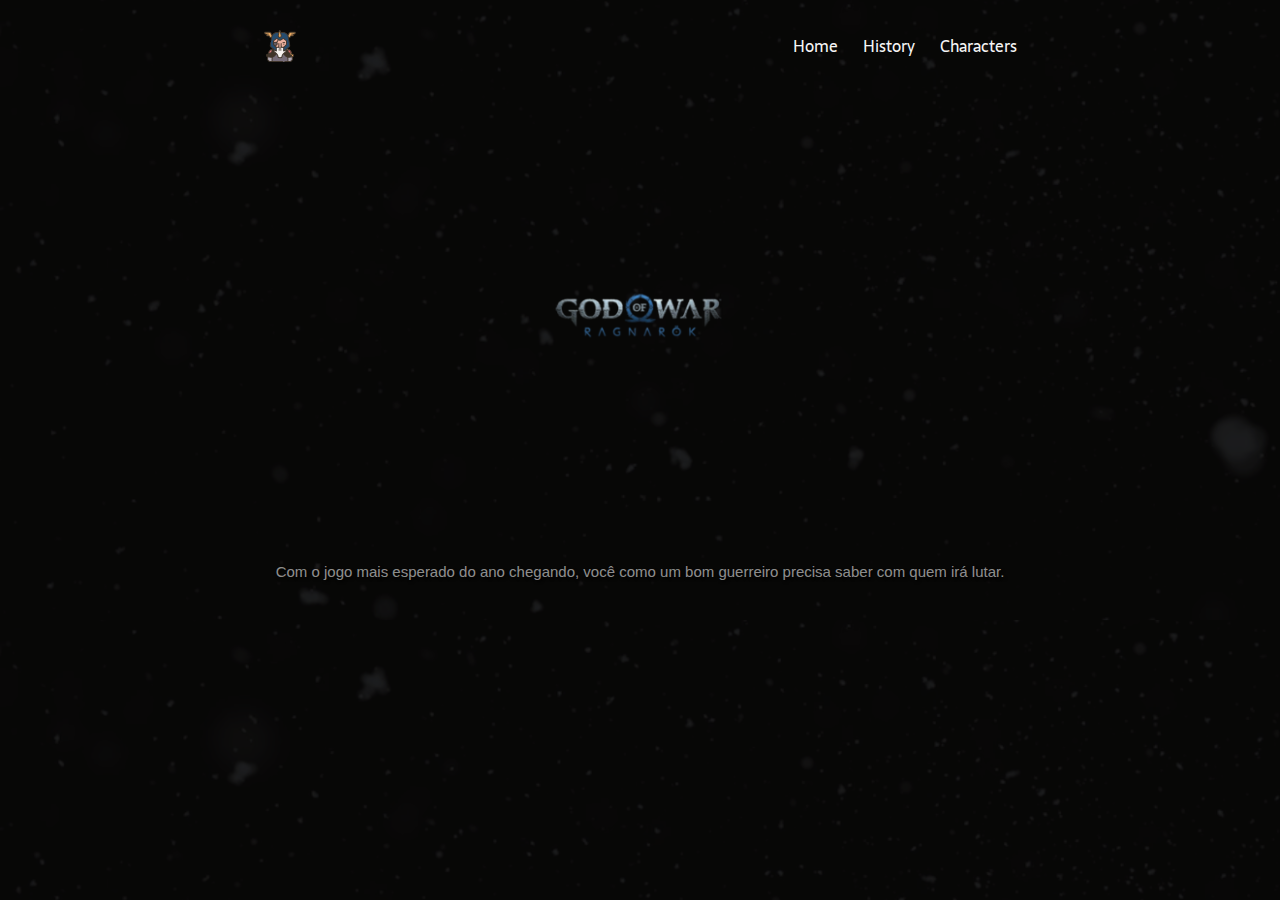
<file: index.html>
<!DOCTYPE html>
<html lang="pt-BR">

<head>
    <meta charset="UTF-8">
    <meta name="viewport" content="width=device-width, initial-scale=1.0">
    <title>God of War Ragnarök</title>
    <link rel="stylesheet" href="./css/style.css">
</head>

<body>
    <header class="cabecalho">
        <img class="logo-cabecalho" src="./img/odin.png" alt="Odin">
        <nav class="cabecalho-menu">
            <a class="menu-item" href="#">Home</a>
            <a class="menu-item" href="./links/historia.html">History</a>
            <a class="menu-item" href="./links/personagens.html">Characters</a>
        </nav>
    </header>

    <main class="conteudo">
        <div class="conteudo-principal">
            <p>Com o jogo mais esperado do ano chegando, você como um bom guerreiro precisa saber com quem irá
                lutar.
            </p>
        </div>
    </main>

</body>

</html>
</file>
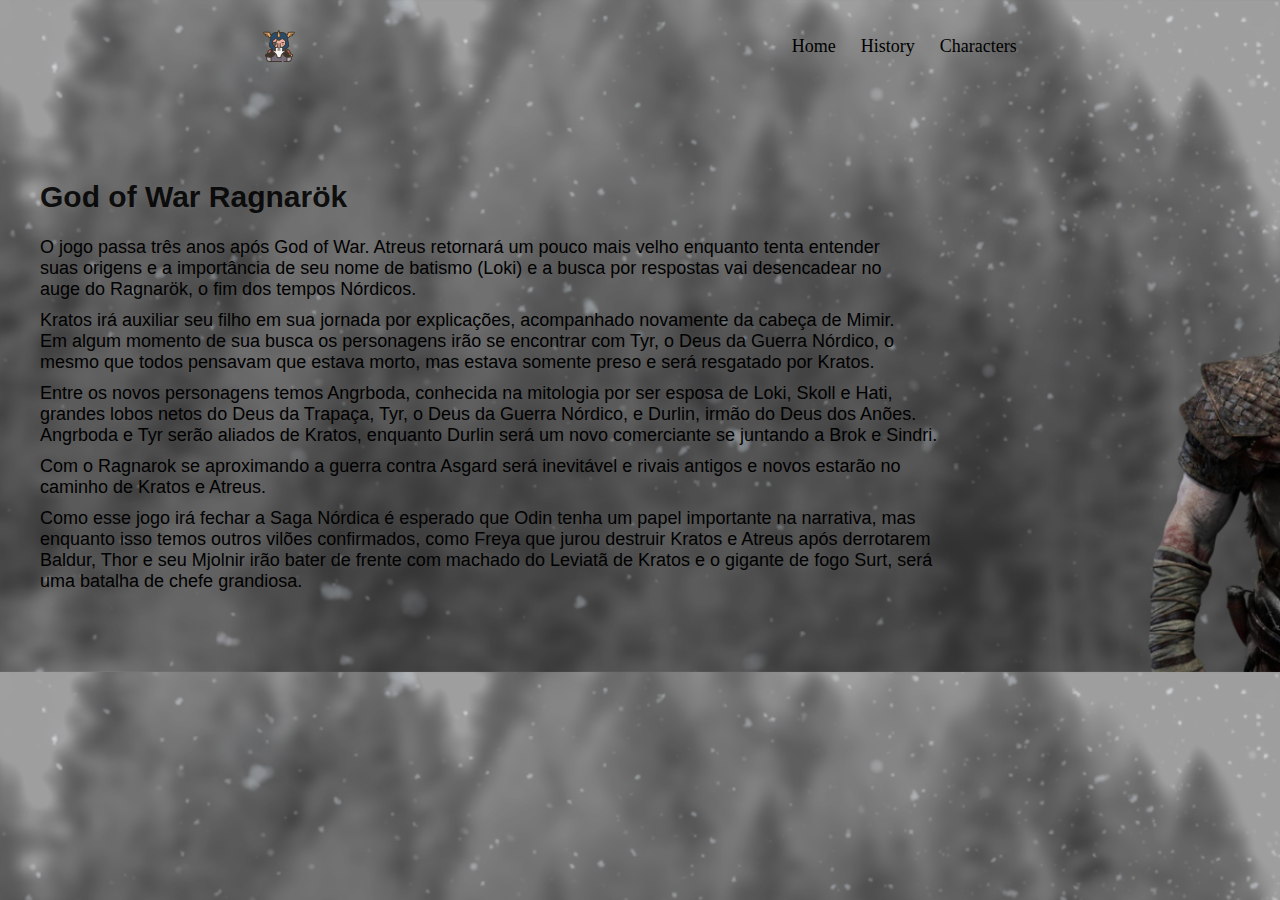
<file: links/historia.html>
<!DOCTYPE html>
<html lang="pt-BR">

<head>
    <meta charset="UTF-8">
    <meta name="viewport" content="width=device-width, initial-scale=1.0">
    <title>History</title>
</head>

<style>
    * {
        margin: 0;
        padding: 0;
        box-sizing: border-box;
        text-decoration: none;
    }

    body {
        background-image: url('../img/background.png');
        background-size: cover;
    }

    .cabecalho {
        display: flex;
        justify-content: space-around;
        align-items: center;
        flex-direction: row;
        padding: 15px;
        padding-top: 30px;
        background-color: transparent !important;
    }

    .cabecalho-menu {
        display: flex;
        gap: 25px;
    }

    .cabecalho-menu a:hover {
        background-color: rgb(250, 235, 215);
        color: black;
        transition: 0.5s;
        opacity: 0.3;
        border-radius: 3px;
    }

    .menu-item {
        font-size: 18px;
        font-family: Sarala;
        font-weight: 400;
        color: black;
    }

    .container {
        max-width: 1200px;
        margin: 0 auto;
    }

    .conteudo-principal {
        margin-bottom: 80px;
    }

    .conteudo-principal h1 {
        color: rgba(0, 0, 0, 0.89);
        font-size: 30px;
        font-family: 'Lucida Sans', 'Lucida Sans Regular', 'Lucida Grande', 'Lucida Sans Unicode', Geneva, Verdana, sans-serif;
        margin-top: 90px;
        line-height: 60px;
    }

    .conteudo-principal p {
        font-family: 'Lucida Sans', 'Lucida Sans Regular', 'Lucida Grande', 'Lucida Sans Unicode', Geneva, Verdana, sans-serif;
        margin-top: 10px;
        font-size: 18px;
    }

    @media only screen and (max-width: 720px) {

        .conteudo-principal p {
            padding: 0px 70px 0px 70px;
            font-family: 'Lucida Sans', 'Lucida Sans Regular', 'Lucida Grande', 'Lucida Sans Unicode', Geneva, Verdana, sans-serif;
            font-size: 15px;
            color: rgba(0, 0, 0, 0.89);
        }

        .conteudo-principal h1 {
            color: rgba(245, 245, 245, 0.589);
            font-size: 25px;
            font-family: 'Lucida Sans', 'Lucida Sans Regular', 'Lucida Grande', 'Lucida Sans Unicode', Geneva, Verdana, sans-serif;
            margin-top: 90px;
            padding: 0px 70px 0px 70px;
        }

    }
</style>

<body>

    <header class="cabecalho">
        <img class="logo-cabecalho" src="../img/odin.png" alt="Odin">
        <nav class="cabecalho-menu">
            <a class="menu-item" href="../index.html">Home</a>
            <a class="menu-item" href="#">History</a>
            <a class="menu-item" href="../links/personagens.html">Characters</a>
        </nav>
    </header>

    <section class="container">
        <div class="conteudo-principal">
            <h1>God of War Ragnarök</h1>
            <p>O jogo passa três anos após God of War. Atreus retornará um pouco mais velho enquanto tenta entender <br>
                suas origens e a importância de seu nome de batismo (Loki) e a busca por respostas vai desencadear
                no <br>
                auge do Ragnarök, o fim dos tempos Nórdicos. </p>
            <p>Kratos irá auxiliar seu filho em sua jornada por explicações, acompanhado novamente da cabeça de
                Mimir.<br>
                Em algum momento de sua busca os personagens irão se encontrar com Tyr, o Deus da Guerra Nórdico, o<br>
                mesmo que todos pensavam que estava morto, mas estava somente preso e será resgatado por Kratos.
            </p>
            <p>Entre os novos personagens temos Angrboda, conhecida na mitologia por ser esposa de Loki, Skoll e
                Hati,<br>
                grandes lobos netos do Deus da Trapaça, Tyr, o Deus da Guerra Nórdico, e Durlin, irmão do Deus dos
                Anões.<br> Angrboda e Tyr serão aliados de Kratos, enquanto Durlin será um novo comerciante se
                juntando a Brok e Sindri.</p>
            <p>Com o Ragnarok se aproximando a guerra contra Asgard será inevitável e rivais antigos e novos estarão
                no <br> caminho de Kratos e Atreus.</p>
            <p>Como esse jogo irá fechar a Saga Nórdica é esperado que Odin tenha um papel importante na narrativa, mas
                <br>
                enquanto isso temos outros vilões confirmados, como Freya que jurou destruir Kratos e Atreus após
                derrotarem <br>
                Baldur, Thor e seu Mjolnir irão bater de frente com machado do Leviatã de Kratos e o
                gigante de fogo Surt, será <br> uma batalha de chefe grandiosa.
            </p>
        </div>
    </section>

</body>

</html>
</file>
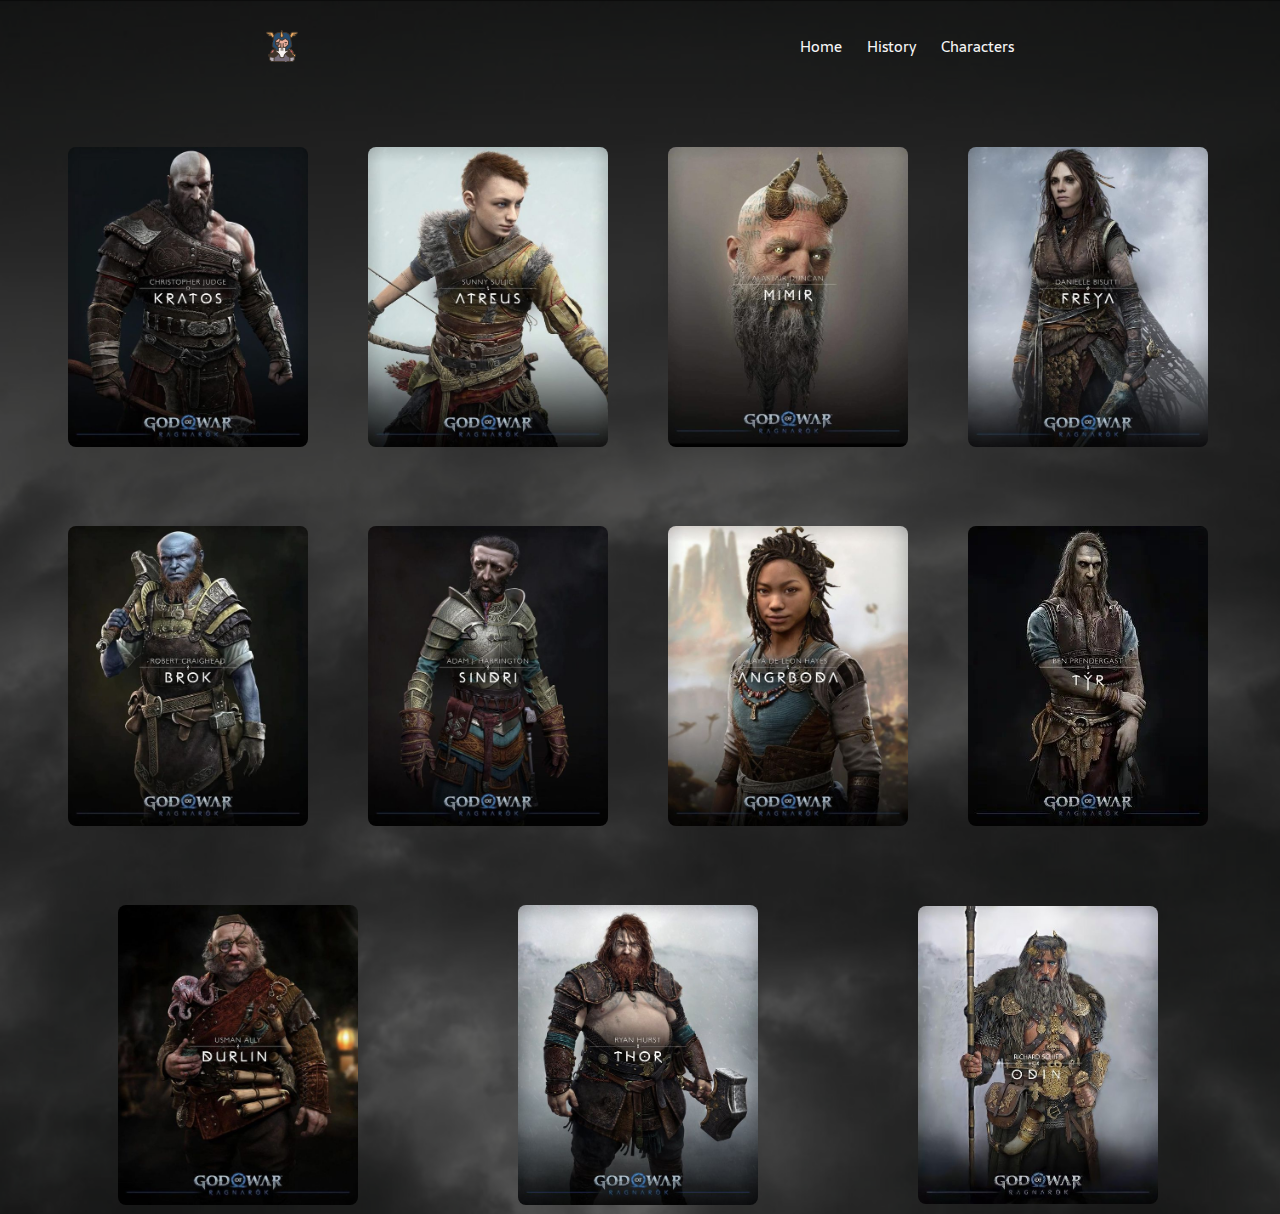
<file: links/personagens.html>
<!DOCTYPE html>
<html lang="pt-BR">

<head>
    <meta charset="UTF-8">
    <meta name="viewport" content="width=device-width, initial-scale=1.0">
    <title>Characters</title>
</head>

<style>
    @import url('https://fonts.googleapis.com/css2?family=Righteous&family=Sarala&display=swap');

    * {
        margin: 0;
        padding: 0;
        box-sizing: border-box;
        text-decoration: none;
    }

    body {
        background-image: url('../img/background3.png');
        /* background-position-x: 15px; */
        /* width: 100%; */
        background-size: cover;
    }

    .cabecalho {
        display: flex;
        justify-content: space-around;
        flex-direction: row;
        align-items: center;
        padding: 15px;
        padding-top: 30px;
        background-color: transparent !important;
    }

    .logo-cabecalho {
        height: 32px;
        color: whitesmoke;
    }

    .cabecalho-menu {
        display: flex;
        gap: 25px;
    }

    .cabecalho-menu a:hover {
        background-color: rgb(250, 235, 215);
        color: black;
        transition: 0.5s;
        opacity: 0.3;
        border-radius: 3px;
    }

    .menu-item {
        font-size: 15px;
        font-family: Sarala;
        font-weight: 400;
        color: whitesmoke;
    }

    .container {
        max-width: 1200px;
        margin: 0 auto;
        display: flex;
        justify-content: space-around;
        flex-direction: row;
        align-items: center;
        flex-wrap: wrap;

    }

    .personagens {
        margin-top: 70px;
    }

    .personagens img {
        width: 240px;
        margin: 0px 5px 5px 0;
        border-radius: 8px;
    }
</style>

<body>
    <header class="cabecalho">
        <img class="logo-cabecalho" src="../img/odin.png" alt="Odin">
        <nav class="cabecalho-menu">
            <a class="menu-item" href="../index.html">Home</a>
            <a class="menu-item" href="../links/historia.html">History</a>
            <a class="menu-item" href="#">Characters</a>
        </nav>
    </header>

    <section class="container">
        <section class="personagens">
            <img src="../img/kratos.jpg" alt="Kratos">
        </section>
        <section class="personagens">
            <img src="../img/atreus.jpg" alt="Atreus">
        </section>
        <section class="personagens">
            <img src="../img/mimir.jpg" alt="Mimir">
        </section>
        <section class="personagens">
            <img src="../img/freya.jpg" alt="Freya">
        </section>
        <section class="personagens">
            <img src="../img/brok.jpg" alt="Brok">
        </section>
        <section class="personagens">
            <img src="../img/sindri.jpg" alt="Sindri">
        </section>
        <section class="personagens">
            <img src="../img/angrboda.jpg" alt="Angrboda">
        </section>
        <section class="personagens">
            <img src="../img/tyr.jpg" alt="Týr">
        </section>
        <section class="personagens">
            <img src="../img/durlin.jpg" alt="Durlin">
        </section>
        <section class="personagens">
            <img src="../img/thor.jpg" alt="Thor">
        </section>
        <section class="personagens">
            <img src="../img/odin1.jpg" alt="Odin">
        </section>
    </section>

</body>

</html>
</file>
<file: css/style.css>
@import url('https://fonts.googleapis.com/css2?family=JetBrains+Mono&display=swap');
@import url('https://fonts.googleapis.com/css2?family=Righteous&family=Sarala&display=swap');

* {
    margin: 0;
    padding: 0;
    box-sizing: border-box;
    text-decoration: none;
}

body {
    background-image: url('../img/background4 (1).png');
    background-size: cover;
}

.cabecalho {
    display: flex;
    justify-content: space-around;
    flex-direction: row;
    align-items: center;
    padding: 15px;
    padding-top: 30px;
    background-color: transparent !important;
}


.cabecalho-menu {
    display: flex;
    gap: 25px;
}

.cabecalho-menu a:hover {
    background-color: rgb(250, 235, 215);
    color: black;
    transition: 0.5s;
    opacity: 0.3;
    border-radius: 3px;
}

.menu-item {
    font-size: 16px;
    font-family: Sarala;
    font-weight: 100;
    color: whitesmoke;

}

/* .conteudo-principal img {
    width: 100%;
    height: 120%;
    margin: 0 auto;
} */

.conteudo-principal {
    display: flex;
    align-items: center;
    justify-content: space-around;
    flex-direction: row;
    flex-wrap: nowrap;
    margin-top: 38%;
}

.conteudo-principal p {
    /* position: absolute; */
    /* padding-left: 310px;
    padding-right: 220px; */
    top: 90%;
    font-family: 'Lucida Sans', 'Lucida Sans Regular', 'Lucida Grande', 'Lucida Sans Unicode', Geneva, Verdana, sans-serif;
    font-size: 15px;
    color: rgba(245, 245, 245, 0.589);
    text-shadow: black 0.1em 0.1em 0.2em
}

footer {
    background-color: #111111;
    margin-top: -10px;
    padding: 20px;
}

footer p {
    color: white;
}

@media only screen and (max-width: 360px) {
    body {
        background-image: url('../img/teste.png');
        background-position: center;
        background-size: cover;
    }
    
    .conteudo-principal {
    display: flex;
    align-items: center;
    justify-content: space-around;
    flex-direction: row;
    flex-wrap: nowrap;
    margin-top: 72%;
}

    .conteudo-principal p {
        padding: 70px 70px 20px 70px;
        margin-top: 60%;
        font-family: 'Lucida Sans', 'Lucida Sans Regular', 'Lucida Grande', 'Lucida Sans Unicode', Geneva, Verdana, sans-serif;
        font-size: 15px;
        color: rgba(245, 245, 245, 0.589);
        text-shadow: black 0.1em 0.1em 0.2em
    }

}

@media only screen and (max-width: 630px) {

    body {
        background-image: url('../img/teste.png');
        background-position: center;
        background-size: cover;
    }

    .conteudo-principal p {
        padding: 40px 70px 20px 70px;
        margin-top: 20%;
        font-family: 'Lucida Sans', 'Lucida Sans Regular', 'Lucida Grande', 'Lucida Sans Unicode', Geneva, Verdana, sans-serif;
        font-size: 15px;
        color: rgba(245, 245, 245, 0.589);
        text-shadow: black 0.1em 0.1em 0.2em
    }

}
</file>
